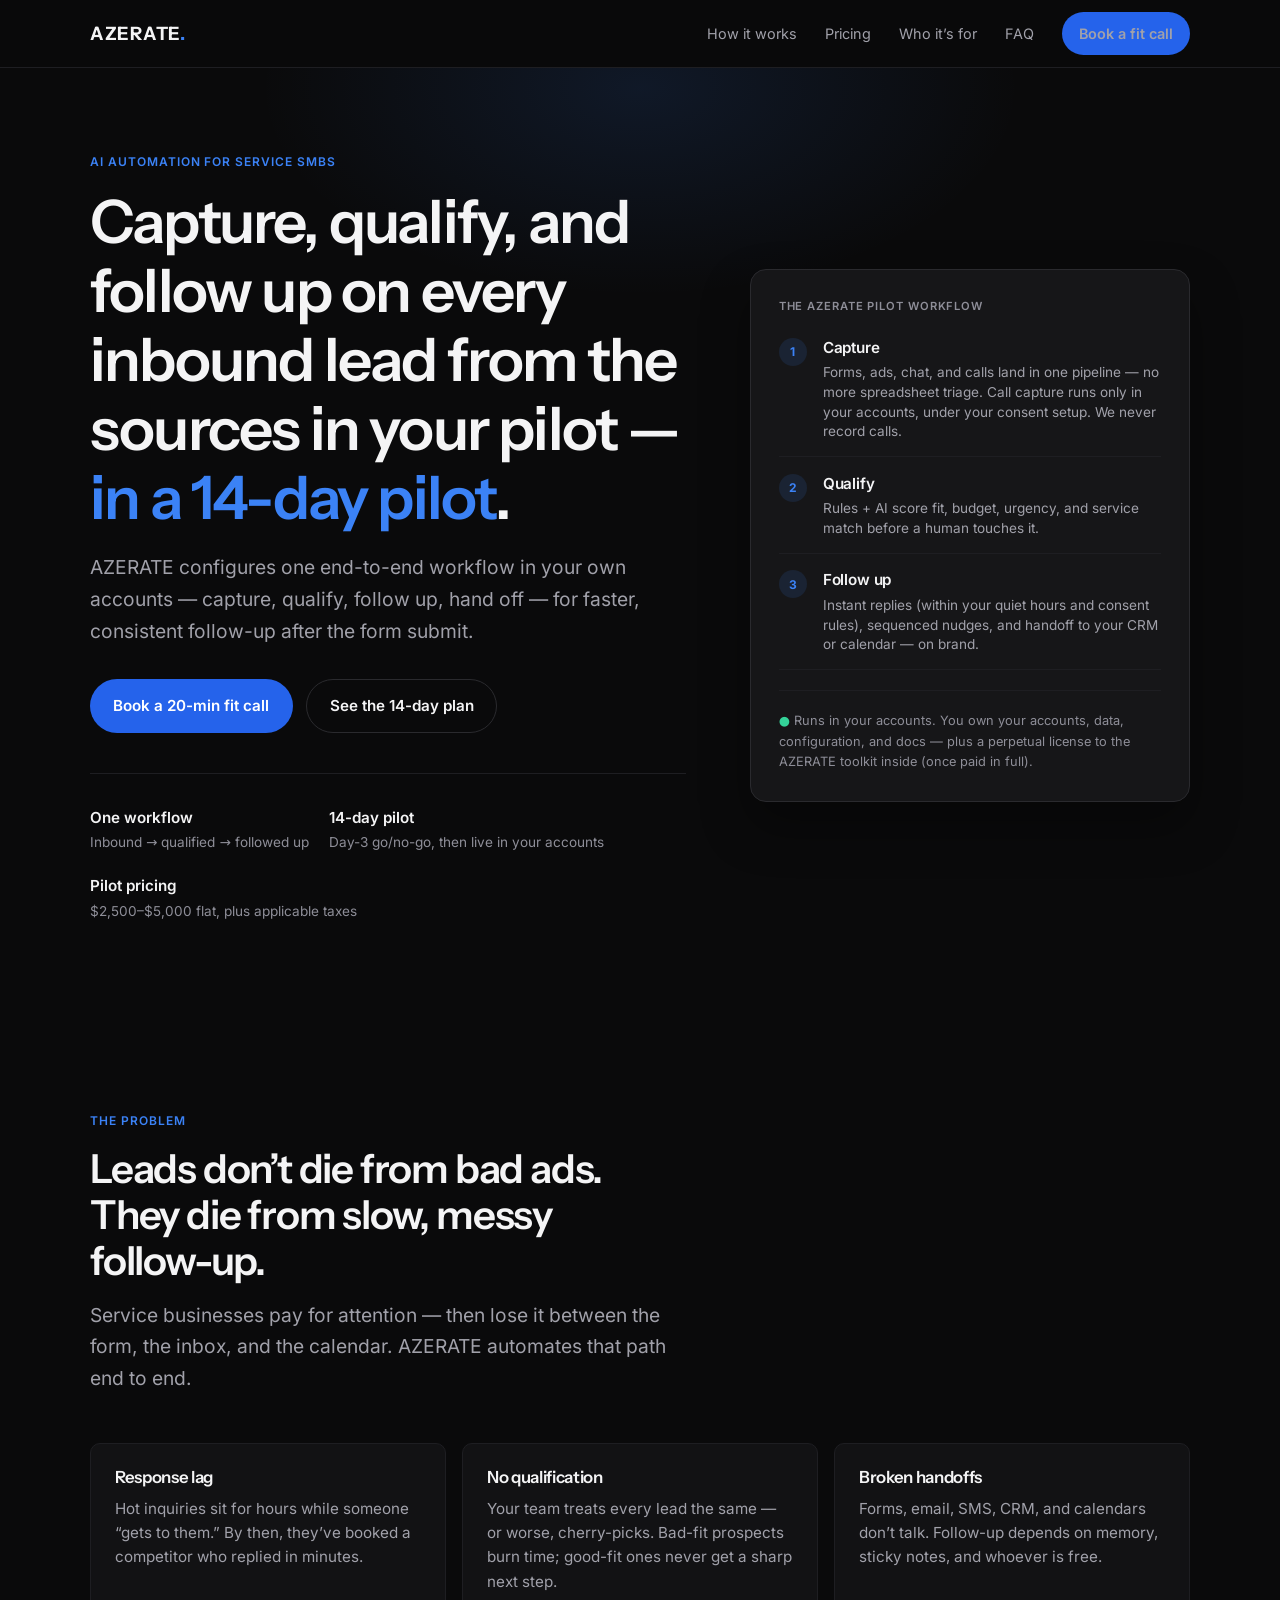
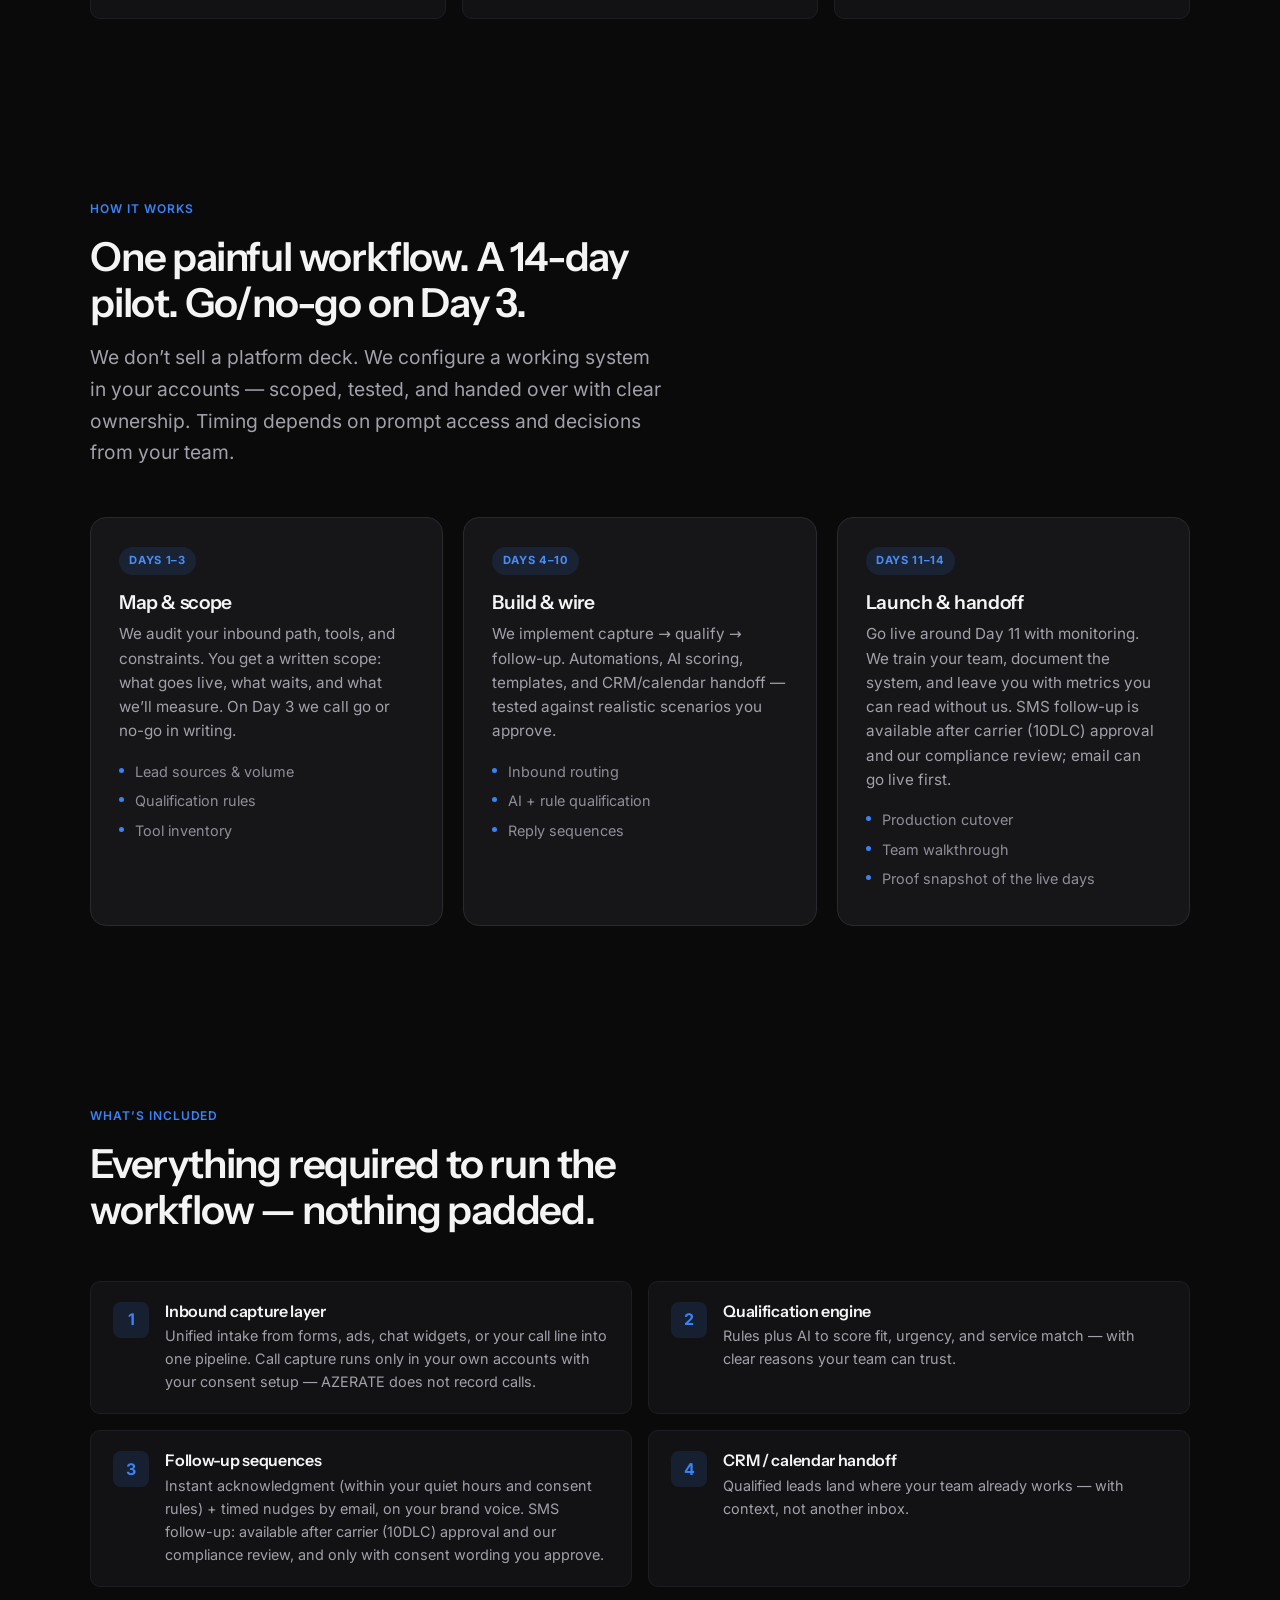
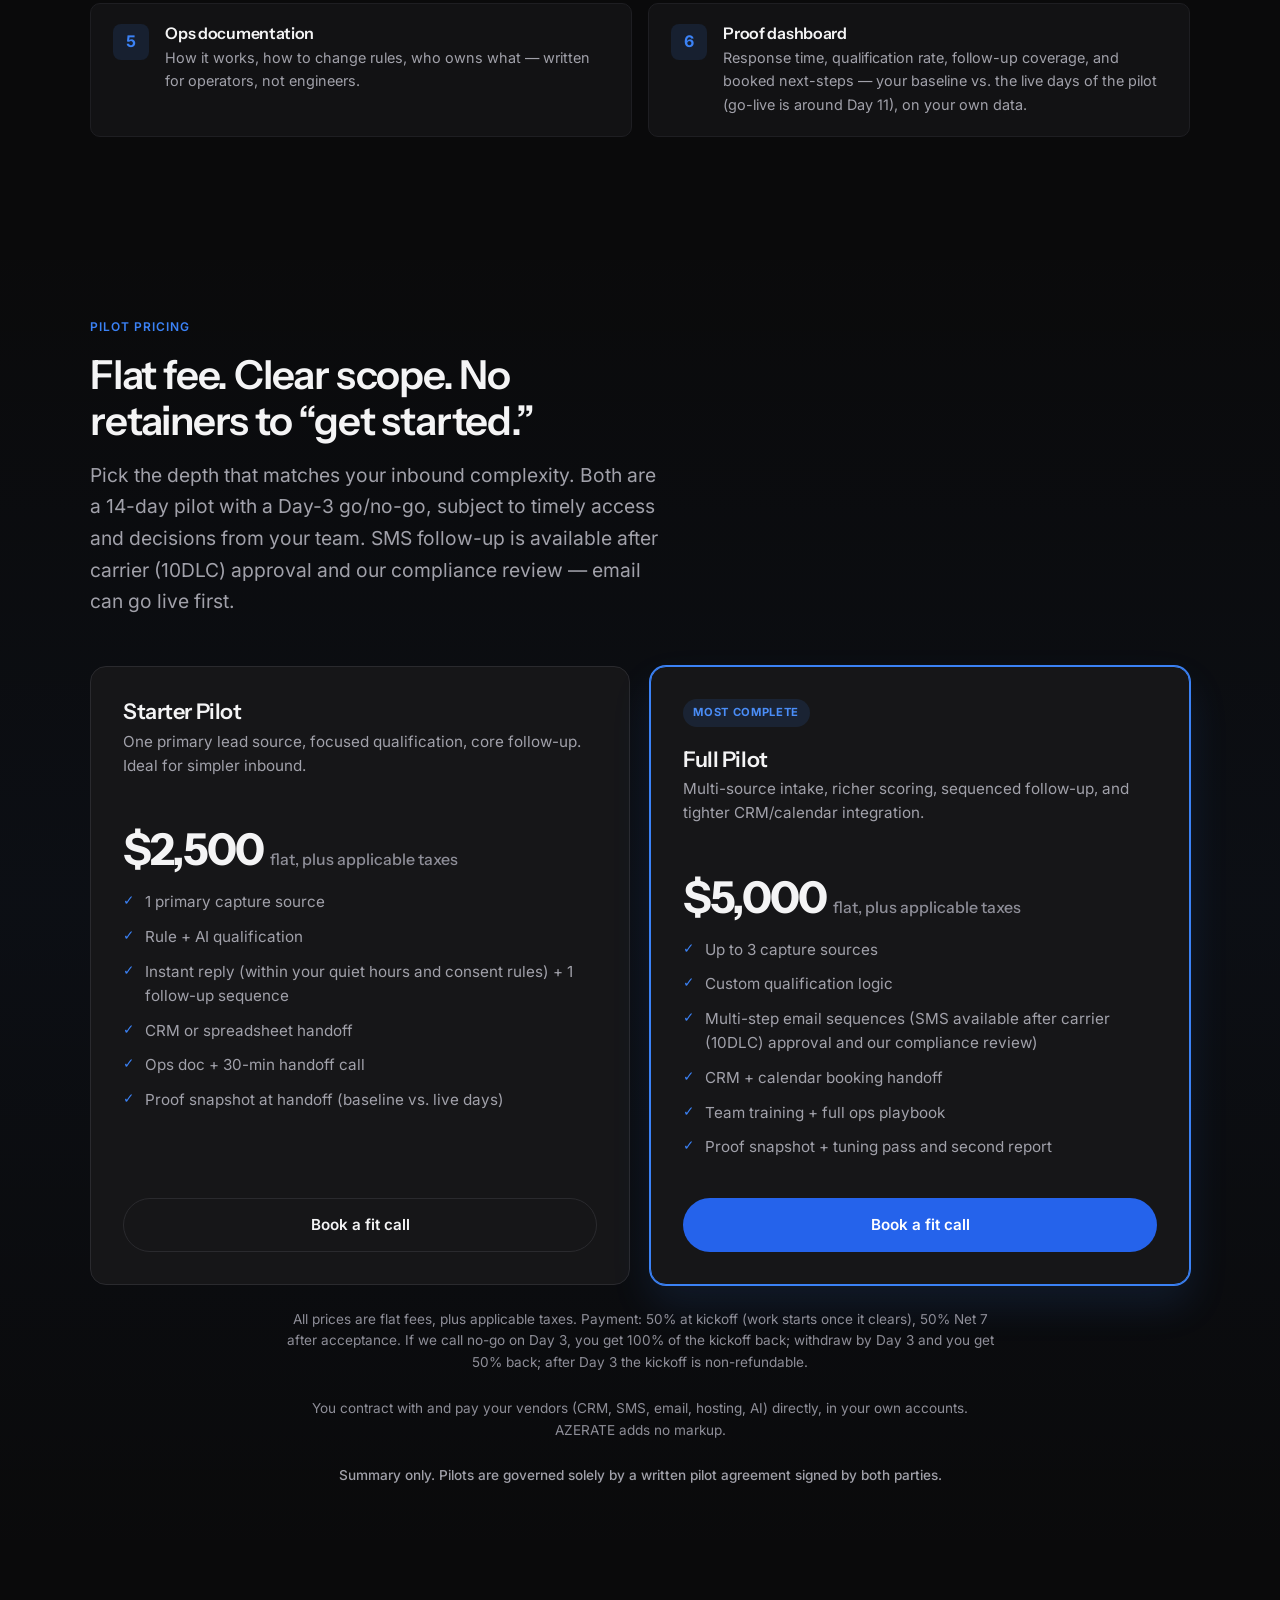
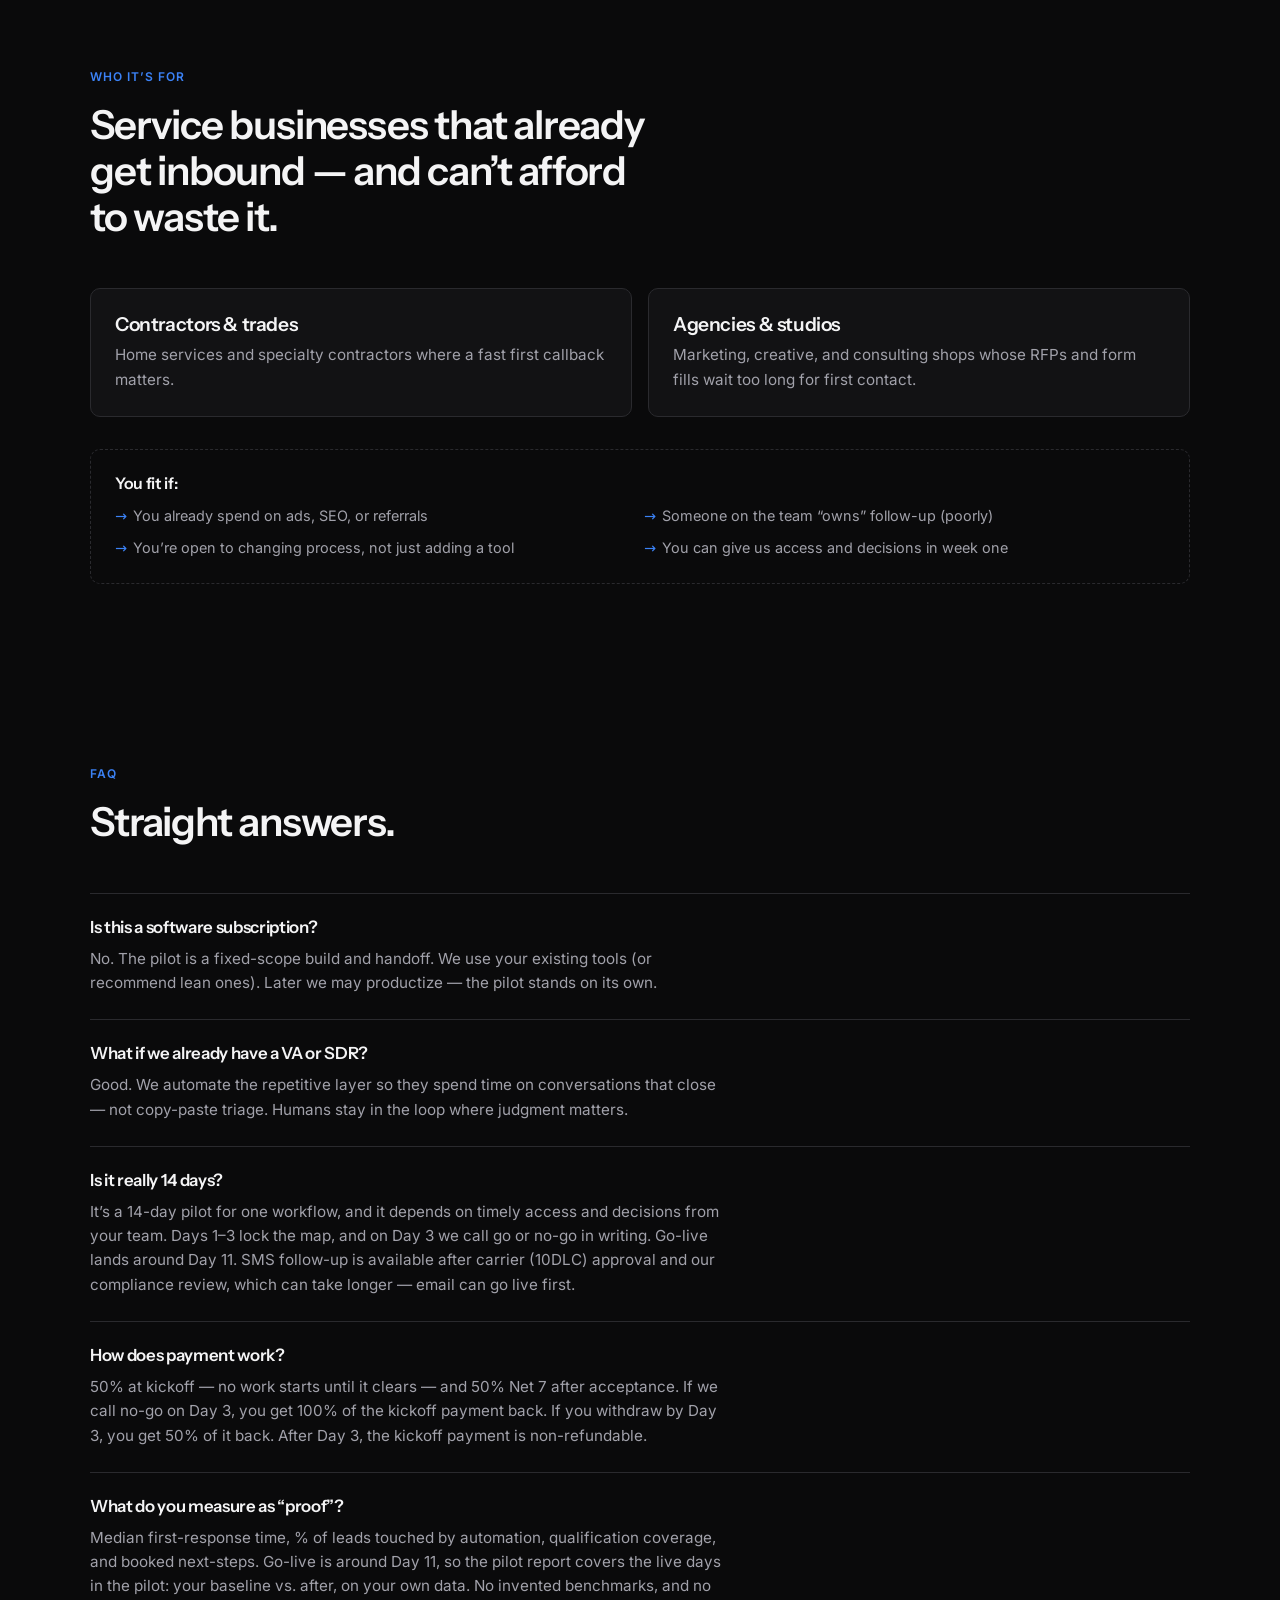
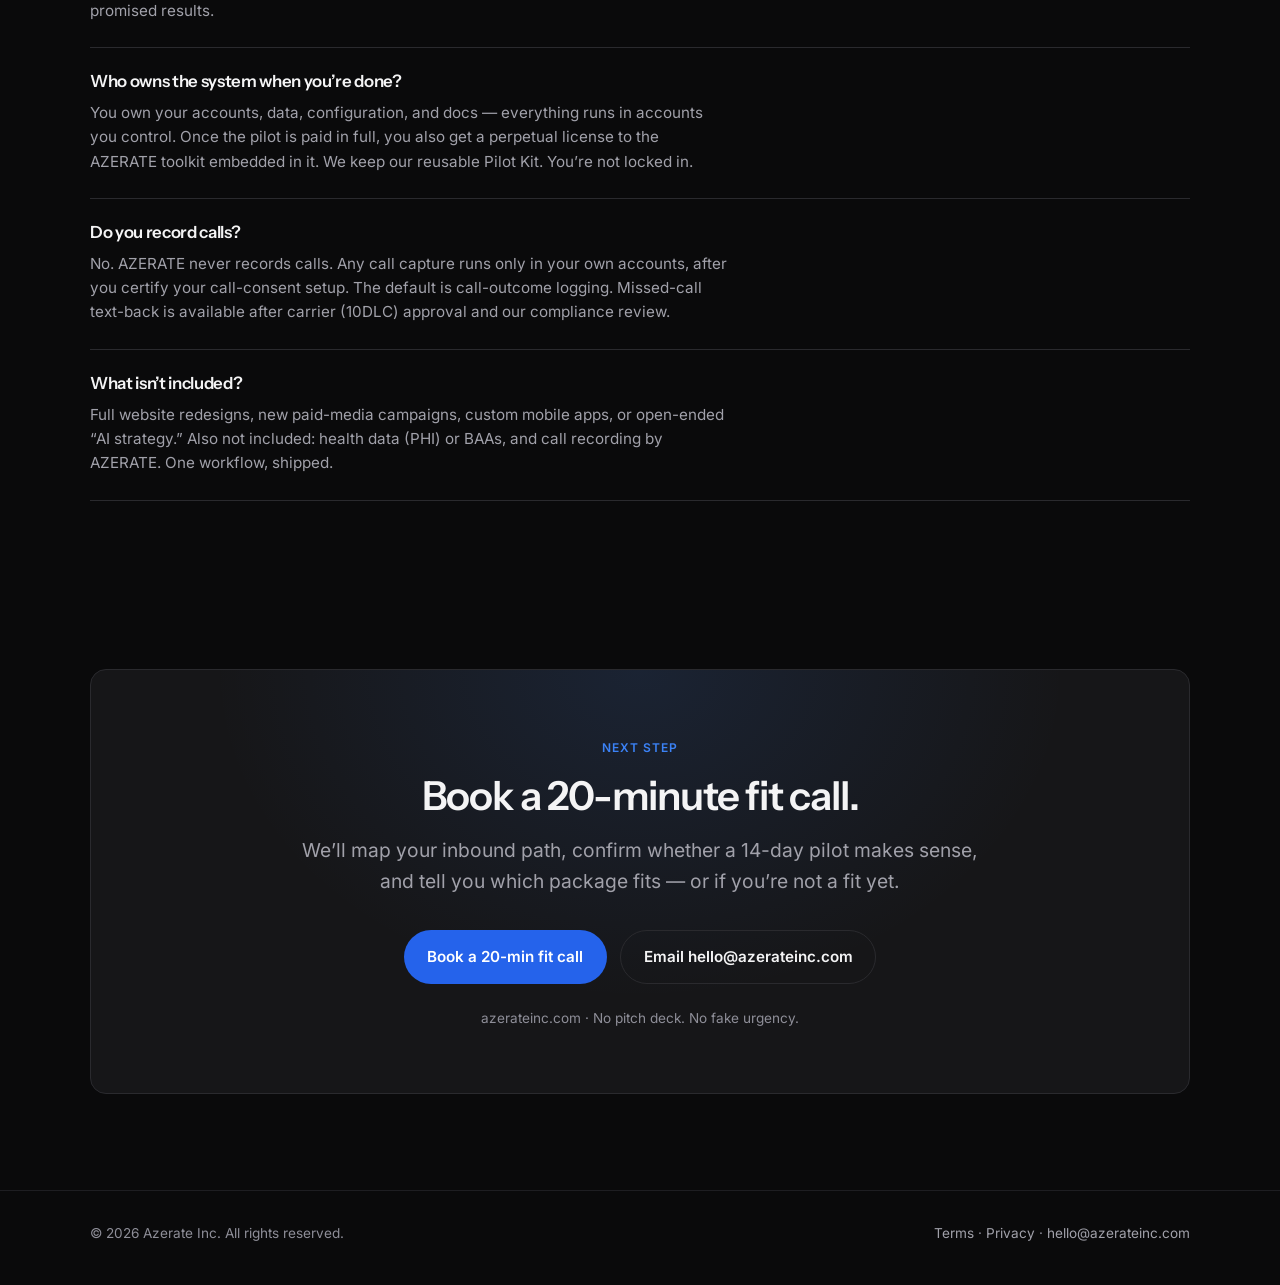
<file: index.html>
<!DOCTYPE html>
<html lang="en">
<head>
  <meta charset="UTF-8" />
  <meta name="viewport" content="width=device-width, initial-scale=1" />
  <title>AZERATE — AI lead automation for service businesses</title>
  <meta name="description" content="AZERATE builds inbound lead capture, qualification, and follow-up automation for service SMBs — a 14-day pilot in your own accounts, with a Day-3 go/no-go." />
  <meta name="theme-color" content="#0a0a0b" />
  <link rel="stylesheet" href="styles.css" />
  <link rel="icon" href="data:image/svg+xml,%3Csvg xmlns='http://www.w3.org/2000/svg' viewBox='0 0 32 32'%3E%3Crect width='32' height='32' rx='8' fill='%230a0a0b'/%3E%3Ctext x='16' y='22' text-anchor='middle' font-family='system-ui,sans-serif' font-weight='700' font-size='16' fill='%233b82f6'%3EA%3C/text%3E%3C/svg%3E" />
</head>
<body>
  <header class="nav">
    <div class="nav-inner">
      <a class="logo" href="#">AZERATE<span>.</span></a>
      <nav class="nav-links" aria-label="Primary">
        <a href="#how">How it works</a>
        <a href="#pricing">Pricing</a>
        <a href="#who">Who it’s for</a>
        <a href="#faq">FAQ</a>
        <a class="btn btn-primary btn-sm nav-cta" href="https://cal.com/kasezga-tembo-dhsr0h/azerate-fit-call">Book a fit call</a>
      </nav>
    </div>
  </header>

  <main>
    <section class="hero">
      <div class="wrap hero-grid">
        <div>
          <p class="eyebrow">AI automation for service SMBs</p>
          <h1>Capture, qualify, and follow up on every inbound lead from the sources in your pilot — <em>in a 14-day pilot</em>.</h1>
          <p class="lede">
            AZERATE configures one end-to-end workflow in your own accounts — capture, qualify, follow up, hand off — for faster, consistent follow-up after the form submit.
          </p>
          <div class="btn-row">
            <a class="btn btn-primary" href="https://cal.com/kasezga-tembo-dhsr0h/azerate-fit-call">Book a 20-min fit call</a>
            <a class="btn btn-ghost" href="#how">See the 14-day plan</a>
          </div>
          <div class="hero-meta">
            <div class="hero-meta-item">
              <strong>One workflow</strong>
              Inbound → qualified → followed up
            </div>
            <div class="hero-meta-item">
              <strong>14-day pilot</strong>
              Day-3 go/no-go, then live in your accounts
            </div>
            <div class="hero-meta-item">
              <strong>Pilot pricing</strong>
              $2,500–$5,000 flat, plus applicable taxes
            </div>
          </div>
        </div>

        <aside class="hero-card" aria-label="What we automate">
          <h2 class="hero-card-label">The AZERATE pilot workflow</h2>
          <div class="flow-step">
            <div class="flow-num">1</div>
            <div>
              <h3 class="flow-title">Capture</h3>
              <p>Forms, ads, chat, and calls land in one pipeline — no more spreadsheet triage. Call capture runs only in your accounts, under your consent setup. We never record calls.</p>
            </div>
          </div>
          <div class="flow-step">
            <div class="flow-num">2</div>
            <div>
              <h3 class="flow-title">Qualify</h3>
              <p>Rules + AI score fit, budget, urgency, and service match before a human touches it.</p>
            </div>
          </div>
          <div class="flow-step">
            <div class="flow-num">3</div>
            <div>
              <h3 class="flow-title">Follow up</h3>
              <p>Instant replies (within your quiet hours and consent rules), sequenced nudges, and handoff to your CRM or calendar — on brand.</p>
            </div>
          </div>
          <p class="hero-card-note"><span>●</span> Runs in your accounts. You own your accounts, data, configuration, and docs — plus a perpetual license to the AZERATE toolkit inside (once paid in full).</p>
        </aside>
      </div>
    </section>

    <section class="section" id="problem">
      <div class="wrap">
        <div class="section-header">
          <p class="eyebrow">The problem</p>
          <h2>Leads don’t die from bad ads. They die from slow, messy follow-up.</h2>
          <p class="lede">Service businesses pay for attention — then lose it between the form, the inbox, and the calendar. AZERATE automates that path end to end.</p>
        </div>
        <div class="problem-grid">
          <article class="problem-card">
            <h3>Response lag</h3>
            <p>Hot inquiries sit for hours while someone “gets to them.” By then, they’ve booked a competitor who replied in minutes.</p>
          </article>
          <article class="problem-card">
            <h3>No qualification</h3>
            <p>Your team treats every lead the same — or worse, cherry-picks. Bad-fit prospects burn time; good-fit ones never get a sharp next step.</p>
          </article>
          <article class="problem-card">
            <h3>Broken handoffs</h3>
            <p>Forms, email, SMS, CRM, and calendars don’t talk. Follow-up depends on memory, sticky notes, and whoever is free.</p>
          </article>
        </div>
      </div>
    </section>

    <section class="section" id="how">
      <div class="wrap">
        <div class="section-header">
          <p class="eyebrow">How it works</p>
          <h2>One painful workflow. A 14-day pilot. Go/no-go on Day 3.</h2>
          <p class="lede">We don’t sell a platform deck. We configure a working system in your accounts — scoped, tested, and handed over with clear ownership. Timing depends on prompt access and decisions from your team.</p>
        </div>
        <div class="steps">
          <article class="step">
            <span class="step-day">Days 1–3</span>
            <h3>Map &amp; scope</h3>
            <p>We audit your inbound path, tools, and constraints. You get a written scope: what goes live, what waits, and what we’ll measure. On Day 3 we call go or no-go in writing.</p>
            <ul>
              <li>Lead sources &amp; volume</li>
              <li>Qualification rules</li>
              <li>Tool inventory</li>
            </ul>
          </article>
          <article class="step">
            <span class="step-day">Days 4–10</span>
            <h3>Build &amp; wire</h3>
            <p>We implement capture → qualify → follow-up. Automations, AI scoring, templates, and CRM/calendar handoff — tested against realistic scenarios you approve.</p>
            <ul>
              <li>Inbound routing</li>
              <li>AI + rule qualification</li>
              <li>Reply sequences</li>
            </ul>
          </article>
          <article class="step">
            <span class="step-day">Days 11–14</span>
            <h3>Launch &amp; handoff</h3>
            <p>Go live around Day 11 with monitoring. We train your team, document the system, and leave you with metrics you can read without us. SMS follow-up is available after carrier (10DLC) approval and our compliance review; email can go live first.</p>
            <ul>
              <li>Production cutover</li>
              <li>Team walkthrough</li>
              <li>Proof snapshot of the live days</li>
            </ul>
          </article>
        </div>
      </div>
    </section>

    <section class="section" id="included">
      <div class="wrap">
        <div class="section-header">
          <p class="eyebrow">What’s included</p>
          <h2>Everything required to run the workflow — nothing padded.</h2>
        </div>
        <div class="included-grid">
          <div class="included-item">
            <div class="included-icon" aria-hidden="true">1</div>
            <div>
              <h3>Inbound capture layer</h3>
              <p>Unified intake from forms, ads, chat widgets, or your call line into one pipeline. Call capture runs only in your own accounts with your consent setup — AZERATE does not record calls.</p>
            </div>
          </div>
          <div class="included-item">
            <div class="included-icon" aria-hidden="true">2</div>
            <div>
              <h3>Qualification engine</h3>
              <p>Rules plus AI to score fit, urgency, and service match — with clear reasons your team can trust.</p>
            </div>
          </div>
          <div class="included-item">
            <div class="included-icon" aria-hidden="true">3</div>
            <div>
              <h3>Follow-up sequences</h3>
              <p>Instant acknowledgment (within your quiet hours and consent rules) + timed nudges by email, on your brand voice. SMS follow-up: available after carrier (10DLC) approval and our compliance review, and only with consent wording you approve.</p>
            </div>
          </div>
          <div class="included-item">
            <div class="included-icon" aria-hidden="true">4</div>
            <div>
              <h3>CRM / calendar handoff</h3>
              <p>Qualified leads land where your team already works — with context, not another inbox.</p>
            </div>
          </div>
          <div class="included-item">
            <div class="included-icon" aria-hidden="true">5</div>
            <div>
              <h3>Ops documentation</h3>
              <p>How it works, how to change rules, who owns what — written for operators, not engineers.</p>
            </div>
          </div>
          <div class="included-item">
            <div class="included-icon" aria-hidden="true">6</div>
            <div>
              <h3>Proof dashboard</h3>
              <p>Response time, qualification rate, follow-up coverage, and booked next-steps — your baseline vs. the live days of the pilot (go-live is around Day 11), on your own data.</p>
            </div>
          </div>
        </div>
      </div>
    </section>

    <section class="section pricing" id="pricing">
      <div class="wrap">
        <div class="section-header">
          <p class="eyebrow">Pilot pricing</p>
          <h2>Flat fee. Clear scope. No retainers to “get started.”</h2>
          <p class="lede">Pick the depth that matches your inbound complexity. Both are a 14-day pilot with a Day-3 go/no-go, subject to timely access and decisions from your team. SMS follow-up is available after carrier (10DLC) approval and our compliance review — email can go live first.</p>
        </div>
        <div class="pricing-grid">
          <article class="price-card">
            <h3>Starter Pilot</h3>
            <p class="price-desc">One primary lead source, focused qualification, core follow-up. Ideal for simpler inbound.</p>
            <p class="price-amount">$2,500 <span>flat, plus applicable taxes</span></p>
            <ul class="price-features">
              <li>1 primary capture source</li>
              <li>Rule + AI qualification</li>
              <li>Instant reply (within your quiet hours and consent rules) + 1 follow-up sequence</li>
              <li>CRM or spreadsheet handoff</li>
              <li>Ops doc + 30-min handoff call</li>
              <li>Proof snapshot at handoff (baseline vs. live days)</li>
            </ul>
            <a class="btn btn-ghost" href="https://cal.com/kasezga-tembo-dhsr0h/azerate-fit-call">Book a fit call</a>
          </article>
          <article class="price-card featured">
            <span class="price-badge">Most complete</span>
            <h3>Full Pilot</h3>
            <p class="price-desc">Multi-source intake, richer scoring, sequenced follow-up, and tighter CRM/calendar integration.</p>
            <p class="price-amount">$5,000 <span>flat, plus applicable taxes</span></p>
            <ul class="price-features">
              <li>Up to 3 capture sources</li>
              <li>Custom qualification logic</li>
              <li>Multi-step email sequences (SMS available after carrier (10DLC) approval and our compliance review)</li>
              <li>CRM + calendar booking handoff</li>
              <li>Team training + full ops playbook</li>
              <li>Proof snapshot + tuning pass and second report</li>
            </ul>
            <a class="btn btn-primary" href="https://cal.com/kasezga-tembo-dhsr0h/azerate-fit-call">Book a fit call</a>
          </article>
        </div>
        <p class="price-note">All prices are flat fees, plus applicable taxes. Payment: 50% at kickoff (work starts once it clears), 50% Net 7 after acceptance. If we call no-go on Day 3, you get 100% of the kickoff back; withdraw by Day 3 and you get 50% back; after Day 3 the kickoff is non-refundable.</p>
        <p class="price-note">You contract with and pay your vendors (CRM, SMS, email, hosting, AI) directly, in your own accounts. AZERATE adds no markup.</p>
        <p class="price-note price-note-strong">Summary only. Pilots are governed solely by a written pilot agreement signed by both parties.</p>
      </div>
    </section>

    <section class="section" id="who">
      <div class="wrap">
        <div class="section-header">
          <p class="eyebrow">Who it’s for</p>
          <h2>Service businesses that already get inbound — and can’t afford to waste it.</h2>
        </div>
        <div class="audience-grid">
          <article class="audience-card">
            <h3>Contractors &amp; trades</h3>
            <p>Home services and specialty contractors where a fast first callback matters.</p>
          </article>
          <article class="audience-card">
            <h3>Agencies &amp; studios</h3>
            <p>Marketing, creative, and consulting shops whose RFPs and form fills wait too long for first contact.</p>
          </article>
        </div>
        <div class="audience-fit">
          <h3>You fit if:</h3>
          <ul>
            <li>You already spend on ads, SEO, or referrals</li>
            <li>Someone on the team “owns” follow-up (poorly)</li>
            <li>You’re open to changing process, not just adding a tool</li>
            <li>You can give us access and decisions in week one</li>
          </ul>
        </div>
      </div>
    </section>

    <section class="section" id="faq">
      <div class="wrap">
        <div class="section-header">
          <p class="eyebrow">FAQ</p>
          <h2>Straight answers.</h2>
        </div>
        <div class="faq-list">
          <article class="faq-item">
            <h3>Is this a software subscription?</h3>
            <p>No. The pilot is a fixed-scope build and handoff. We use your existing tools (or recommend lean ones). Later we may productize — the pilot stands on its own.</p>
          </article>
          <article class="faq-item">
            <h3>What if we already have a VA or SDR?</h3>
            <p>Good. We automate the repetitive layer so they spend time on conversations that close — not copy-paste triage. Humans stay in the loop where judgment matters.</p>
          </article>
          <article class="faq-item">
            <h3>Is it really 14 days?</h3>
            <p>It’s a 14-day pilot for one workflow, and it depends on timely access and decisions from your team. Days 1–3 lock the map, and on Day 3 we call go or no-go in writing. Go-live lands around Day 11. SMS follow-up is available after carrier (10DLC) approval and our compliance review, which can take longer — email can go live first.</p>
          </article>
          <article class="faq-item">
            <h3>How does payment work?</h3>
            <p>50% at kickoff — no work starts until it clears — and 50% Net 7 after acceptance. If we call no-go on Day 3, you get 100% of the kickoff payment back. If you withdraw by Day 3, you get 50% of it back. After Day 3, the kickoff payment is non-refundable.</p>
          </article>
          <article class="faq-item">
            <h3>What do you measure as “proof”?</h3>
            <p>Median first-response time, % of leads touched by automation, qualification coverage, and booked next-steps. Go-live is around Day 11, so the pilot report covers the live days in the pilot: your baseline vs. after, on your own data. No invented benchmarks, and no promised results.</p>
          </article>
          <article class="faq-item">
            <h3>Who owns the system when you’re done?</h3>
            <p>You own your accounts, data, configuration, and docs — everything runs in accounts you control. Once the pilot is paid in full, you also get a perpetual license to the AZERATE toolkit embedded in it. We keep our reusable Pilot Kit. You’re not locked in.</p>
          </article>
          <article class="faq-item">
            <h3>Do you record calls?</h3>
            <p>No. AZERATE never records calls. Any call capture runs only in your own accounts, after you certify your call-consent setup. The default is call-outcome logging. Missed-call text-back is available after carrier (10DLC) approval and our compliance review.</p>
          </article>
          <article class="faq-item">
            <h3>What isn’t included?</h3>
            <p>Full website redesigns, new paid-media campaigns, custom mobile apps, or open-ended “AI strategy.” Also not included: health data (PHI) or BAAs, and call recording by AZERATE. One workflow, shipped.</p>
          </article>
        </div>
      </div>
    </section>

    <section class="final-cta">
      <div class="wrap">
        <div class="final-cta-box">
          <p class="eyebrow">Next step</p>
          <h2>Book a 20-minute fit call.</h2>
          <p class="lede">We’ll map your inbound path, confirm whether a 14-day pilot makes sense, and tell you which package fits — or if you’re not a fit yet.</p>
          <div class="btn-row">
            <a class="btn btn-primary" href="https://cal.com/kasezga-tembo-dhsr0h/azerate-fit-call">Book a 20-min fit call</a>
            <a class="btn btn-ghost" href="mailto:hello@azerateinc.com?subject=Quick%20question%20about%20AZERATE">Email hello@azerateinc.com</a>
          </div>
          <p class="final-note">azerateinc.com · No pitch deck. No fake urgency.</p>
        </div>
      </div>
    </section>
  </main>

  <footer class="footer">
    <div class="wrap footer-inner">
      <p>© 2026 Azerate Inc. All rights reserved.</p>
      <p><a href="terms/">Terms</a> · <a href="privacy/">Privacy</a> · <a href="mailto:hello@azerateinc.com">hello@azerateinc.com</a></p>
    </div>
  </footer>
</body>
</html>
</file>
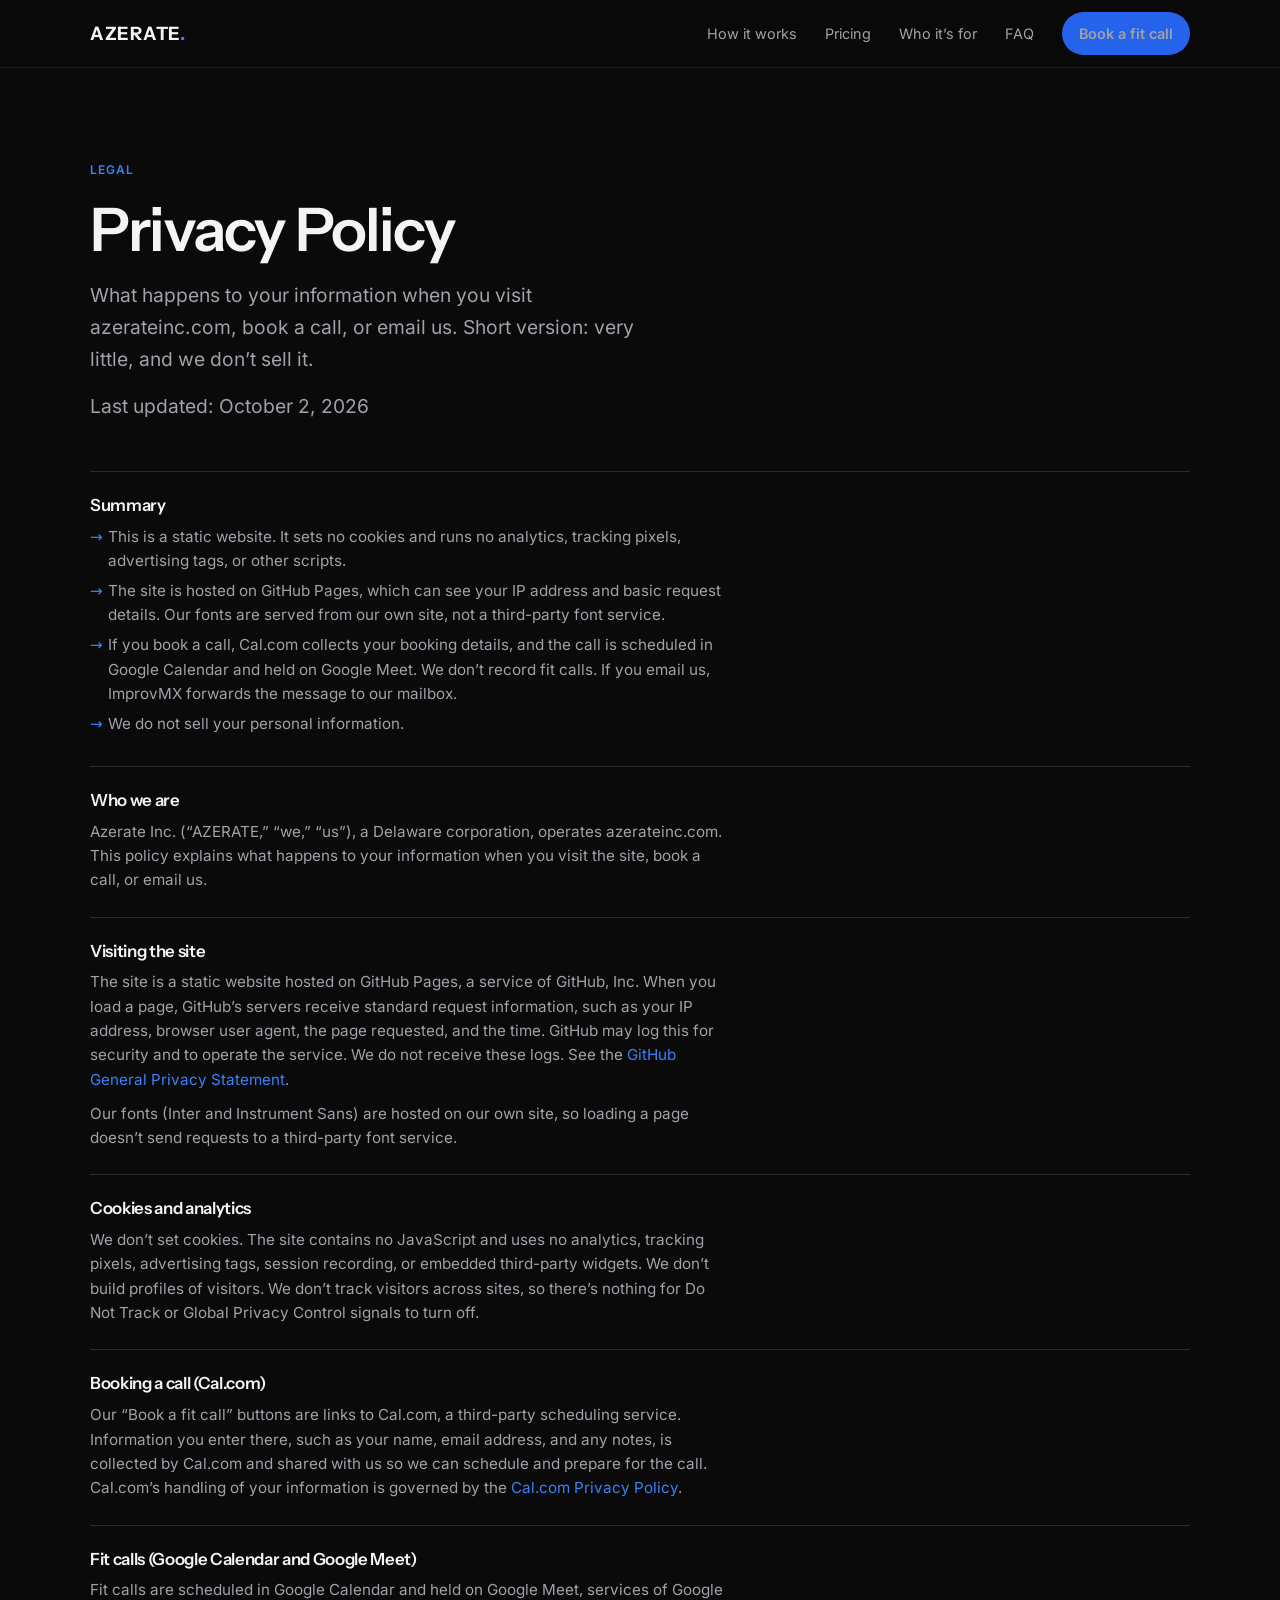
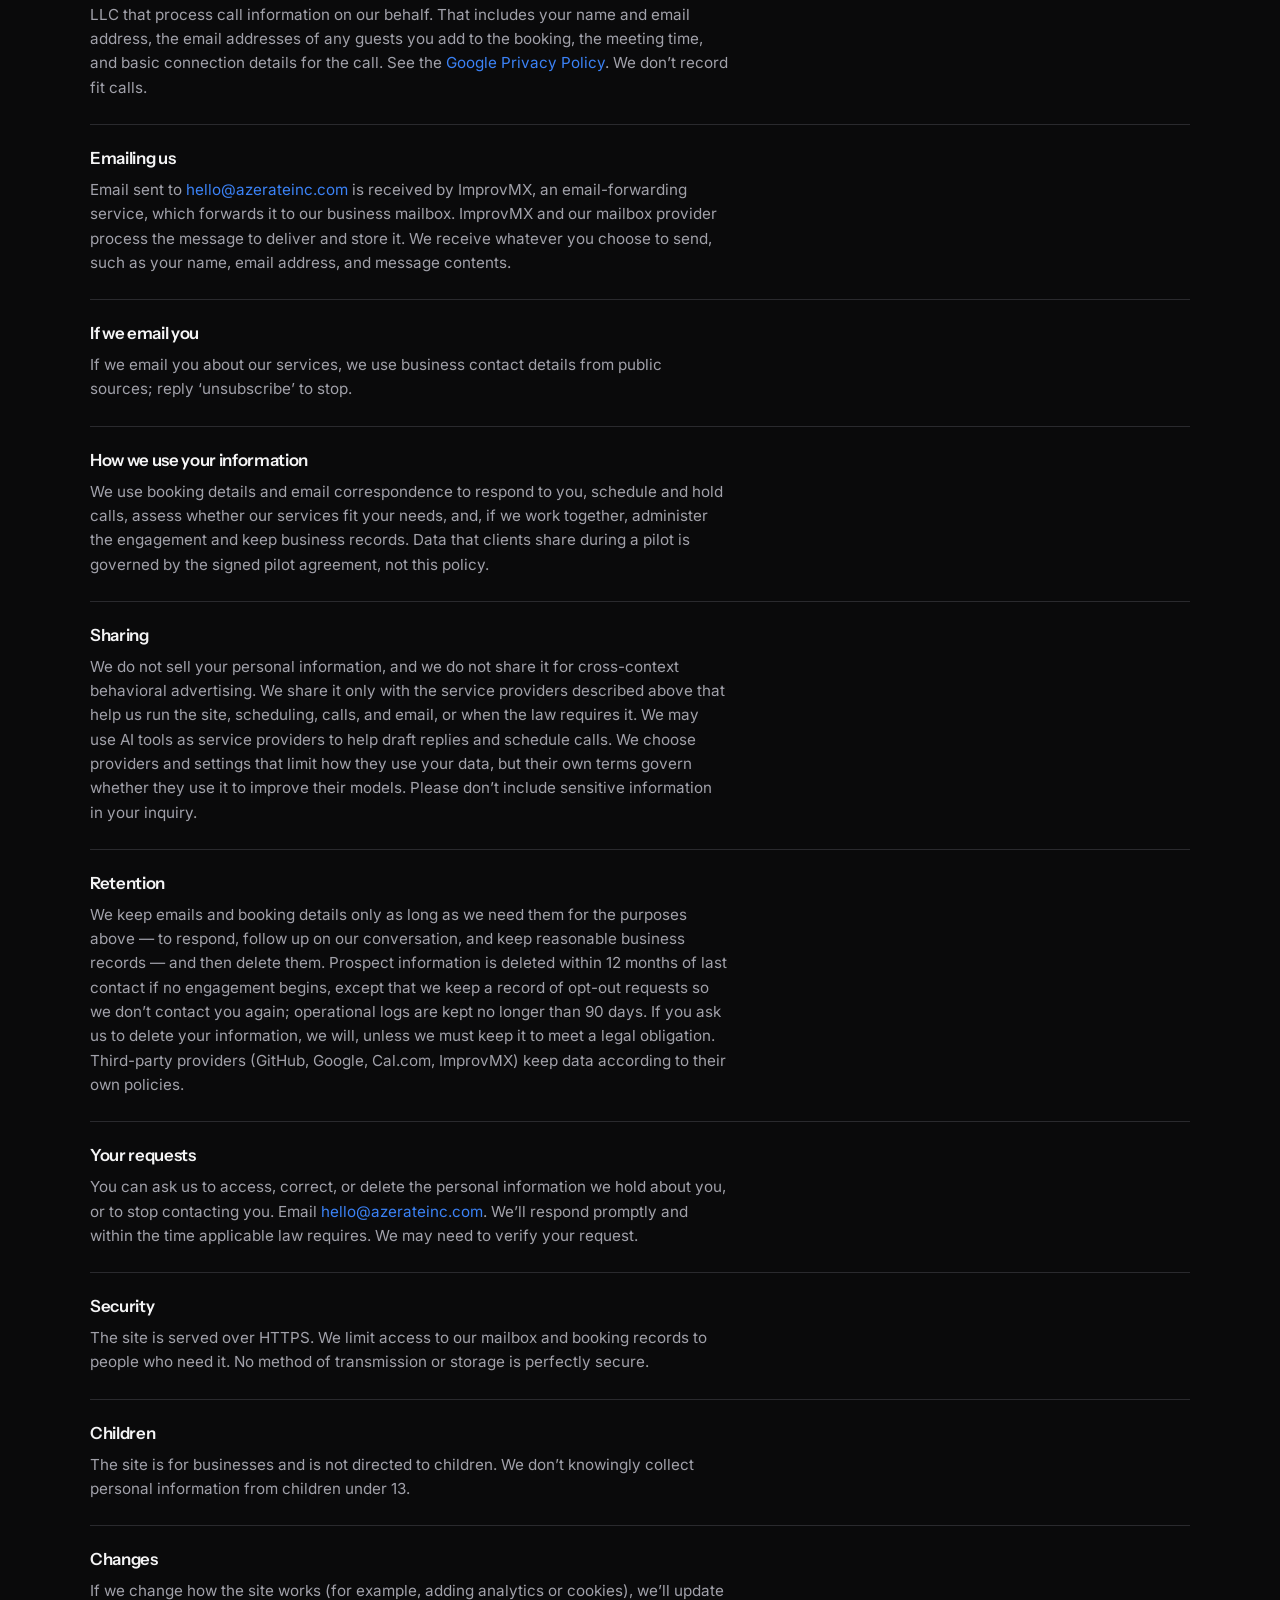
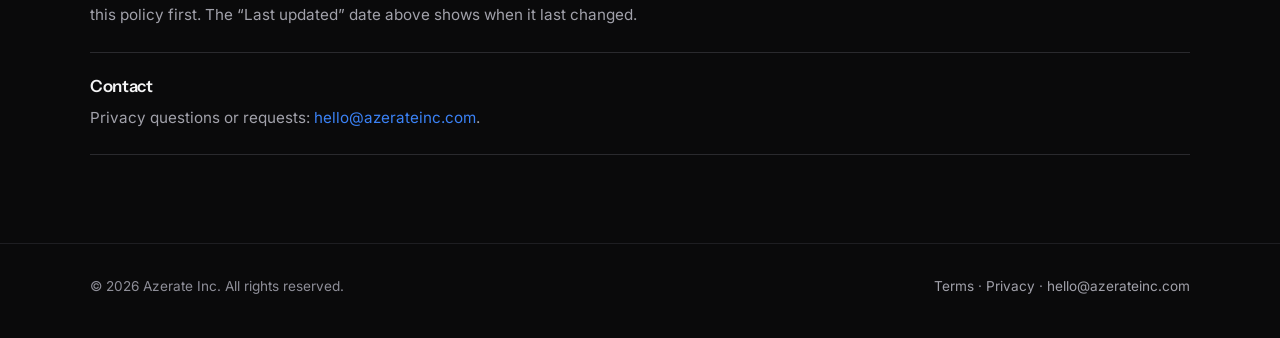
<file: privacy/index.html>
<!DOCTYPE html>
<html lang="en">
<head>
  <meta charset="UTF-8" />
  <meta name="viewport" content="width=device-width, initial-scale=1" />
  <title>Privacy Policy — AZERATE</title>
  <meta name="description" content="Privacy Policy for azerateinc.com: what the site collects (very little) and how booking and email work." />
  <meta name="theme-color" content="#0a0a0b" />
  <link rel="stylesheet" href="../styles.css" />
  <link rel="icon" href="data:image/svg+xml,%3Csvg xmlns='http://www.w3.org/2000/svg' viewBox='0 0 32 32'%3E%3Crect width='32' height='32' rx='8' fill='%230a0a0b'/%3E%3Ctext x='16' y='22' text-anchor='middle' font-family='system-ui,sans-serif' font-weight='700' font-size='16' fill='%233b82f6'%3EA%3C/text%3E%3C/svg%3E" />
</head>
<body>
  <header class="nav">
    <div class="nav-inner">
      <a class="logo" href="../">AZERATE<span>.</span></a>
      <nav class="nav-links" aria-label="Primary">
        <a href="../#how">How it works</a>
        <a href="../#pricing">Pricing</a>
        <a href="../#who">Who it’s for</a>
        <a href="../#faq">FAQ</a>
        <a class="btn btn-primary btn-sm nav-cta" href="https://cal.com/kasezga-tembo-dhsr0h/azerate-fit-call">Book a fit call</a>
      </nav>
    </div>
  </header>

  <main class="legal">
    <section class="section">
      <div class="wrap">
        <div class="section-header">
          <p class="eyebrow">Legal</p>
          <h1>Privacy Policy</h1>
          <p class="lede">What happens to your information when you visit azerateinc.com, book a call, or email us. Short version: very little, and we don’t sell it.</p>
          <p class="lede">Last updated: October 2, 2026</p>
        </div>
        <div class="faq-list">
          <article class="faq-item">
            <h2>Summary</h2>
            <ul>
              <li>This is a static website. It sets no cookies and runs no analytics, tracking pixels, advertising tags, or other scripts.</li>
              <li>The site is hosted on GitHub Pages, which can see your IP address and basic request details. Our fonts are served from our own site, not a third-party font service.</li>
              <li>If you book a call, Cal.com collects your booking details, and the call is scheduled in Google Calendar and held on Google Meet. We don’t record fit calls. If you email us, ImprovMX forwards the message to our mailbox.</li>
              <li>We do not sell your personal information.</li>
            </ul>
          </article>
          <article class="faq-item">
            <h2>Who we are</h2>
            <p>Azerate Inc. (“AZERATE,” “we,” “us”), a Delaware corporation, operates azerateinc.com. This policy explains what happens to your information when you visit the site, book a call, or email us.</p>
          </article>
          <article class="faq-item">
            <h2>Visiting the site</h2>
            <p>The site is a static website hosted on GitHub Pages, a service of GitHub, Inc. When you load a page, GitHub’s servers receive standard request information, such as your IP address, browser user agent, the page requested, and the time. GitHub may log this for security and to operate the service. We do not receive these logs. See the <a href="https://docs.github.com/en/site-policy/privacy-policies/github-general-privacy-statement">GitHub General Privacy Statement</a>.</p>
            <p>Our fonts (Inter and Instrument Sans) are hosted on our own site, so loading a page doesn’t send requests to a third-party font service.</p>
          </article>
          <article class="faq-item">
            <h2>Cookies and analytics</h2>
            <p>We don’t set cookies. The site contains no JavaScript and uses no analytics, tracking pixels, advertising tags, session recording, or embedded third-party widgets. We don’t build profiles of visitors. We don’t track visitors across sites, so there’s nothing for Do Not Track or Global Privacy Control signals to turn off.</p>
          </article>
          <article class="faq-item">
            <h2>Booking a call (Cal.com)</h2>
            <p>Our “Book a fit call” buttons are links to Cal.com, a third-party scheduling service. Information you enter there, such as your name, email address, and any notes, is collected by Cal.com and shared with us so we can schedule and prepare for the call. Cal.com’s handling of your information is governed by the <a href="https://cal.com/privacy">Cal.com Privacy Policy</a>.</p>
          </article>
          <article class="faq-item">
            <h2>Fit calls (Google Calendar and Google Meet)</h2>
            <p>Fit calls are scheduled in Google Calendar and held on Google Meet, services of Google LLC that process call information on our behalf. That includes your name and email address, the email addresses of any guests you add to the booking, the meeting time, and basic connection details for the call. See the <a href="https://policies.google.com/privacy">Google Privacy Policy</a>. We don’t record fit calls.</p>
          </article>
          <article class="faq-item">
            <h2>Emailing us</h2>
            <p>Email sent to <a href="mailto:hello@azerateinc.com">hello@azerateinc.com</a> is received by ImprovMX, an email-forwarding service, which forwards it to our business mailbox. ImprovMX and our mailbox provider process the message to deliver and store it. We receive whatever you choose to send, such as your name, email address, and message contents.</p>
          </article>
          <article class="faq-item">
            <h2>If we email you</h2>
            <p>If we email you about our services, we use business contact details from public sources; reply ‘unsubscribe’ to stop.</p>
          </article>
          <article class="faq-item">
            <h2>How we use your information</h2>
            <p>We use booking details and email correspondence to respond to you, schedule and hold calls, assess whether our services fit your needs, and, if we work together, administer the engagement and keep business records. Data that clients share during a pilot is governed by the signed pilot agreement, not this policy.</p>
          </article>
          <article class="faq-item">
            <h2>Sharing</h2>
            <p>We do not sell your personal information, and we do not share it for cross-context behavioral advertising. We share it only with the service providers described above that help us run the site, scheduling, calls, and email, or when the law requires it. We may use AI tools as service providers to help draft replies and schedule calls. We choose providers and settings that limit how they use your data, but their own terms govern whether they use it to improve their models. Please don’t include sensitive information in your inquiry.</p>
          </article>
          <article class="faq-item">
            <h2>Retention</h2>
            <p>We keep emails and booking details only as long as we need them for the purposes above — to respond, follow up on our conversation, and keep reasonable business records — and then delete them. Prospect information is deleted within 12 months of last contact if no engagement begins, except that we keep a record of opt-out requests so we don’t contact you again; operational logs are kept no longer than 90 days. If you ask us to delete your information, we will, unless we must keep it to meet a legal obligation. Third-party providers (GitHub, Google, Cal.com, ImprovMX) keep data according to their own policies.</p>
          </article>
          <article class="faq-item">
            <h2>Your requests</h2>
            <p>You can ask us to access, correct, or delete the personal information we hold about you, or to stop contacting you. Email <a href="mailto:hello@azerateinc.com">hello@azerateinc.com</a>. We’ll respond promptly and within the time applicable law requires. We may need to verify your request.</p>
          </article>
          <article class="faq-item">
            <h2>Security</h2>
            <p>The site is served over HTTPS. We limit access to our mailbox and booking records to people who need it. No method of transmission or storage is perfectly secure.</p>
          </article>
          <article class="faq-item">
            <h2>Children</h2>
            <p>The site is for businesses and is not directed to children. We don’t knowingly collect personal information from children under 13.</p>
          </article>
          <article class="faq-item">
            <h2>Changes</h2>
            <p>If we change how the site works (for example, adding analytics or cookies), we’ll update this policy first. The “Last updated” date above shows when it last changed.</p>
          </article>
          <article class="faq-item">
            <h2>Contact</h2>
            <p>Privacy questions or requests: <a href="mailto:hello@azerateinc.com">hello@azerateinc.com</a>.</p>
          </article>
        </div>
      </div>
    </section>
  </main>

  <footer class="footer">
    <div class="wrap footer-inner">
      <p>© 2026 Azerate Inc. All rights reserved.</p>
      <p><a href="../terms/">Terms</a> · <a href="../privacy/">Privacy</a> · <a href="mailto:hello@azerateinc.com">hello@azerateinc.com</a></p>
    </div>
  </footer>
</body>
</html>
</file>
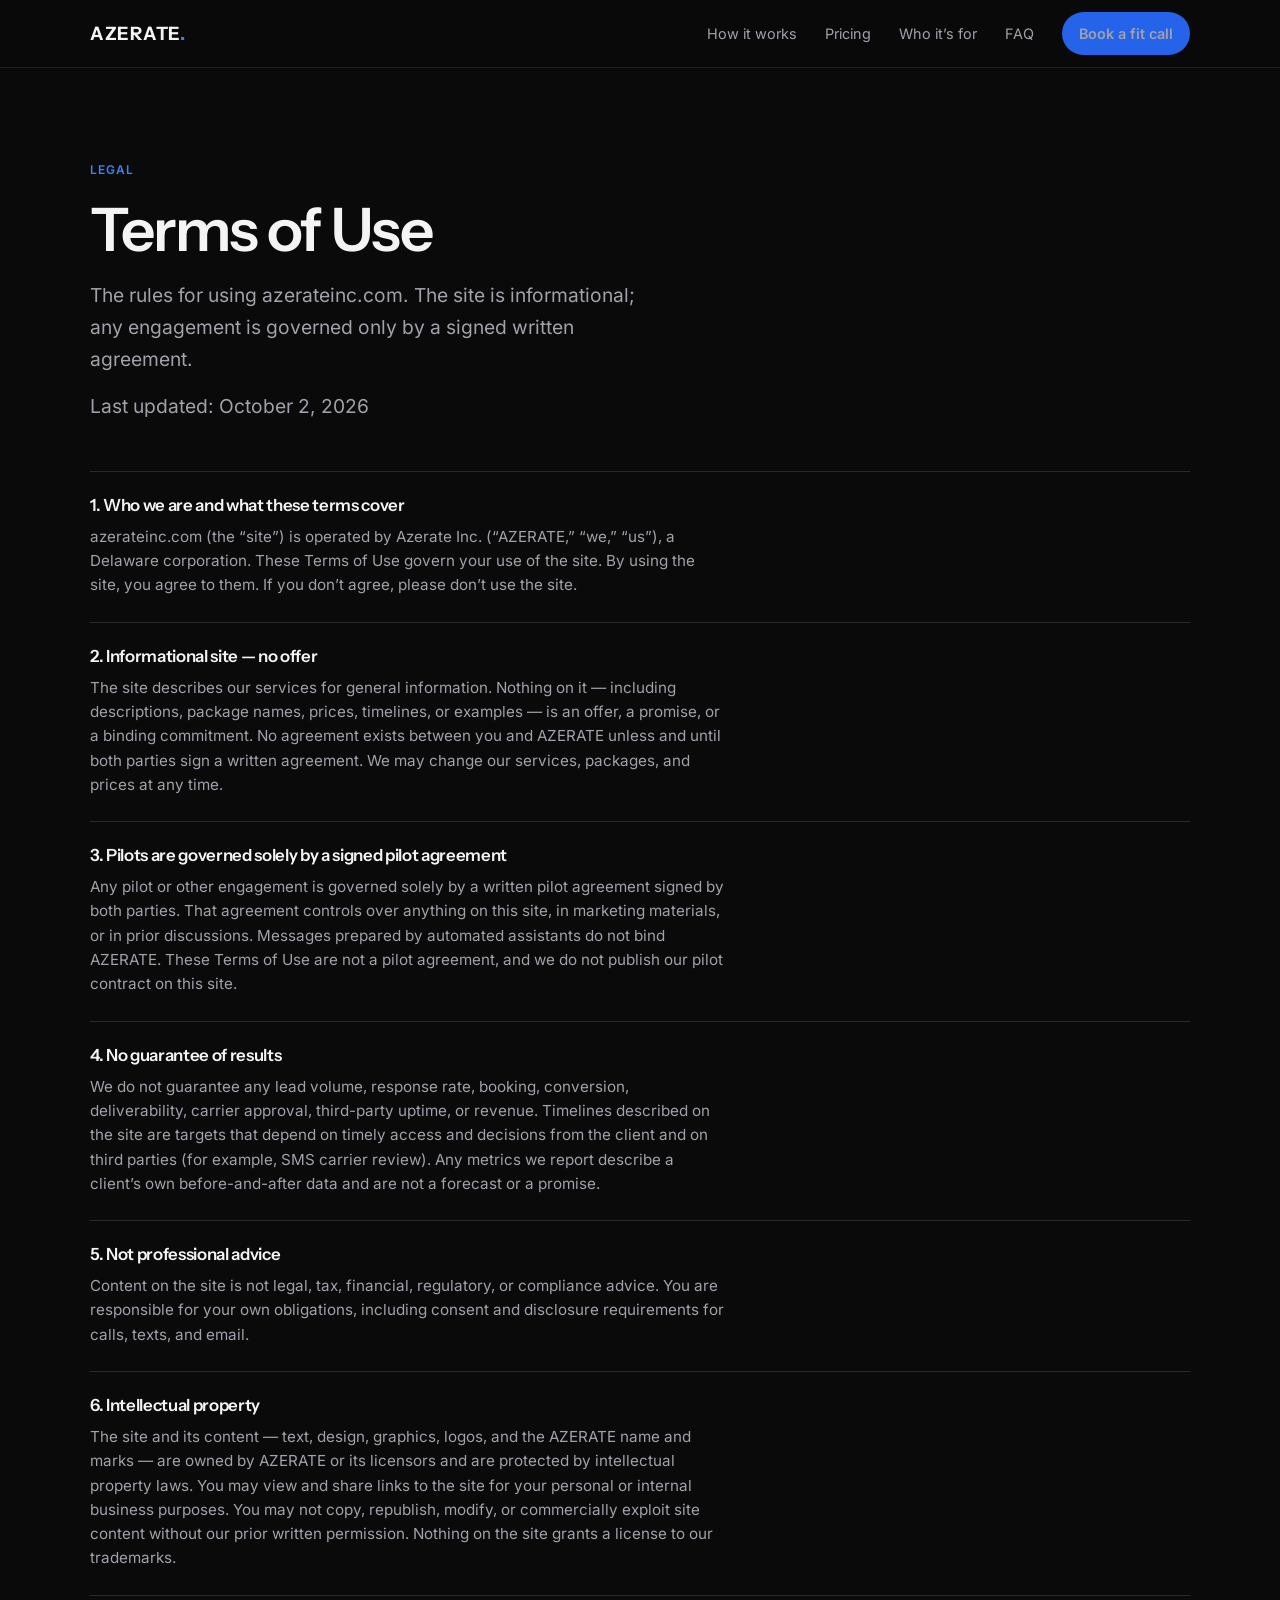
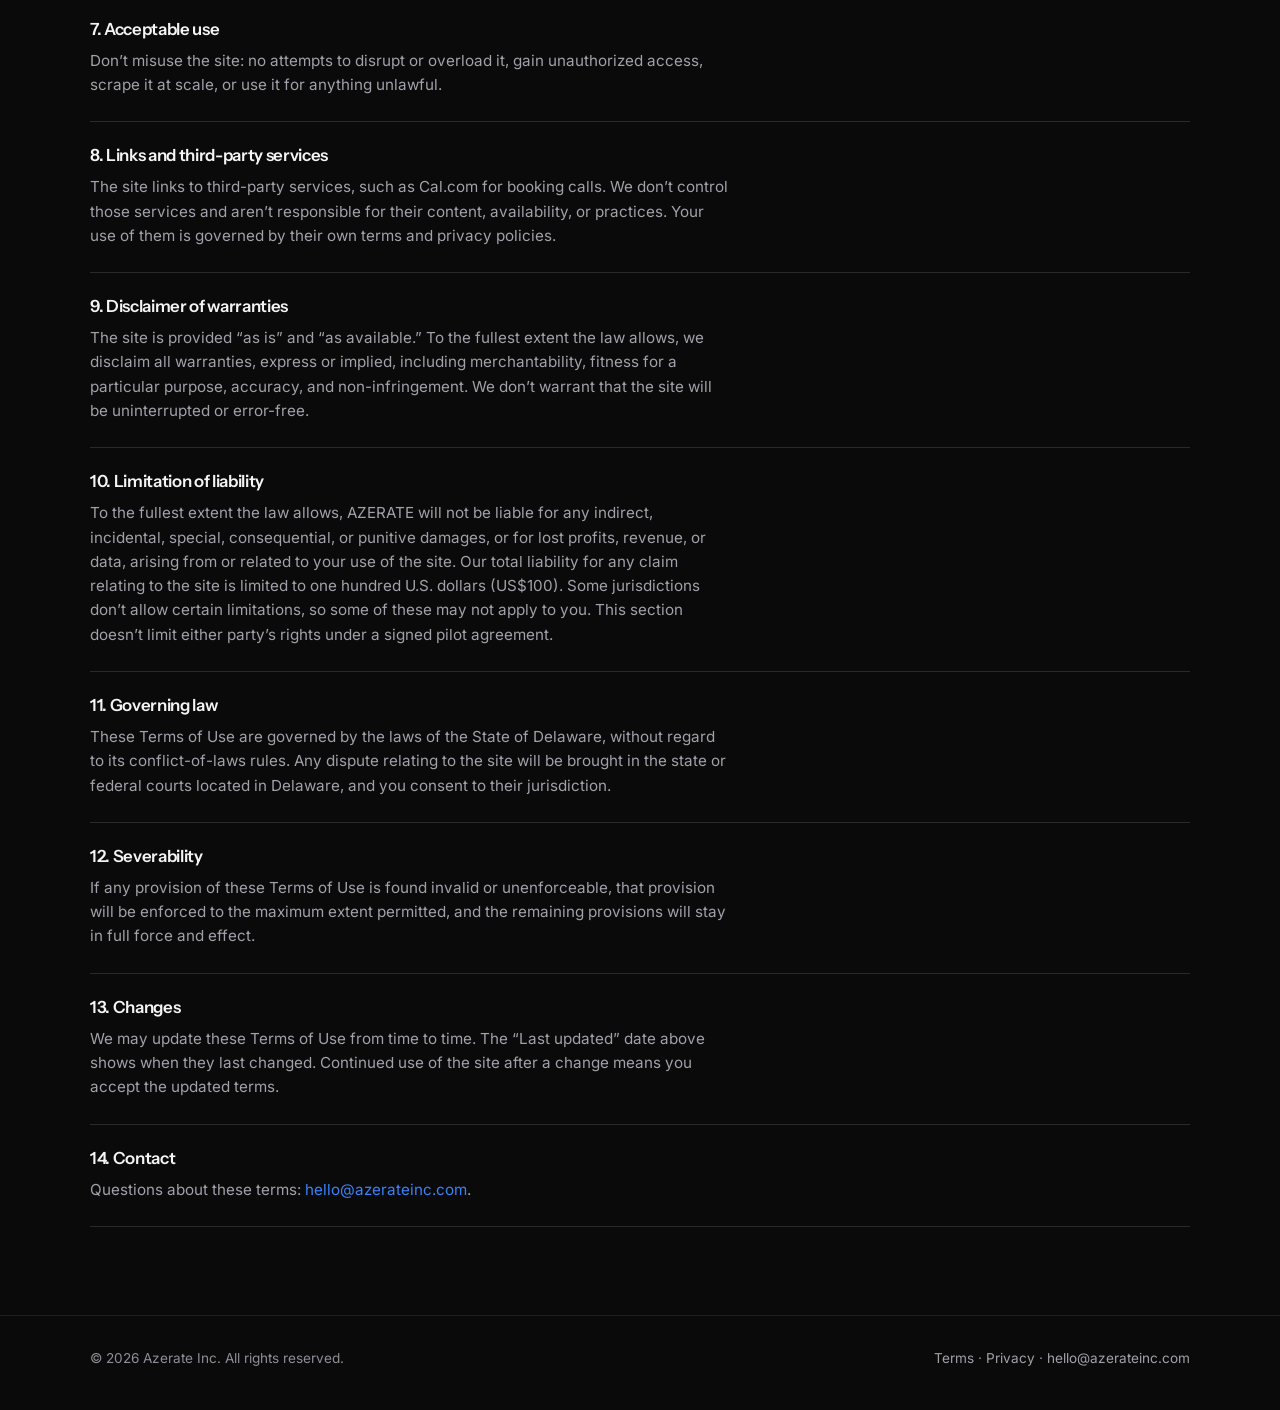
<file: terms/index.html>
<!DOCTYPE html>
<html lang="en">
<head>
  <meta charset="UTF-8" />
  <meta name="viewport" content="width=device-width, initial-scale=1" />
  <title>Terms of Use — AZERATE</title>
  <meta name="description" content="Terms of Use for azerateinc.com, operated by Azerate Inc." />
  <meta name="theme-color" content="#0a0a0b" />
  <link rel="stylesheet" href="../styles.css" />
  <link rel="icon" href="data:image/svg+xml,%3Csvg xmlns='http://www.w3.org/2000/svg' viewBox='0 0 32 32'%3E%3Crect width='32' height='32' rx='8' fill='%230a0a0b'/%3E%3Ctext x='16' y='22' text-anchor='middle' font-family='system-ui,sans-serif' font-weight='700' font-size='16' fill='%233b82f6'%3EA%3C/text%3E%3C/svg%3E" />
</head>
<body>
  <header class="nav">
    <div class="nav-inner">
      <a class="logo" href="../">AZERATE<span>.</span></a>
      <nav class="nav-links" aria-label="Primary">
        <a href="../#how">How it works</a>
        <a href="../#pricing">Pricing</a>
        <a href="../#who">Who it’s for</a>
        <a href="../#faq">FAQ</a>
        <a class="btn btn-primary btn-sm nav-cta" href="https://cal.com/kasezga-tembo-dhsr0h/azerate-fit-call">Book a fit call</a>
      </nav>
    </div>
  </header>

  <main class="legal">
    <section class="section">
      <div class="wrap">
        <div class="section-header">
          <p class="eyebrow">Legal</p>
          <h1>Terms of Use</h1>
          <p class="lede">The rules for using azerateinc.com. The site is informational; any engagement is governed only by a signed written agreement.</p>
          <p class="lede">Last updated: October 2, 2026</p>
        </div>
        <div class="faq-list">
          <article class="faq-item">
            <h2>1. Who we are and what these terms cover</h2>
            <p>azerateinc.com (the “site”) is operated by Azerate Inc. (“AZERATE,” “we,” “us”), a Delaware corporation. These Terms of Use govern your use of the site. By using the site, you agree to them. If you don’t agree, please don’t use the site.</p>
          </article>
          <article class="faq-item">
            <h2>2. Informational site — no offer</h2>
            <p>The site describes our services for general information. Nothing on it — including descriptions, package names, prices, timelines, or examples — is an offer, a promise, or a binding commitment. No agreement exists between you and AZERATE unless and until both parties sign a written agreement. We may change our services, packages, and prices at any time.</p>
          </article>
          <article class="faq-item">
            <h2>3. Pilots are governed solely by a signed pilot agreement</h2>
            <p>Any pilot or other engagement is governed solely by a written pilot agreement signed by both parties. That agreement controls over anything on this site, in marketing materials, or in prior discussions. Messages prepared by automated assistants do not bind AZERATE. These Terms of Use are not a pilot agreement, and we do not publish our pilot contract on this site.</p>
          </article>
          <article class="faq-item">
            <h2>4. No guarantee of results</h2>
            <p>We do not guarantee any lead volume, response rate, booking, conversion, deliverability, carrier approval, third-party uptime, or revenue. Timelines described on the site are targets that depend on timely access and decisions from the client and on third parties (for example, SMS carrier review). Any metrics we report describe a client’s own before-and-after data and are not a forecast or a promise.</p>
          </article>
          <article class="faq-item">
            <h2>5. Not professional advice</h2>
            <p>Content on the site is not legal, tax, financial, regulatory, or compliance advice. You are responsible for your own obligations, including consent and disclosure requirements for calls, texts, and email.</p>
          </article>
          <article class="faq-item">
            <h2>6. Intellectual property</h2>
            <p>The site and its content — text, design, graphics, logos, and the AZERATE name and marks — are owned by AZERATE or its licensors and are protected by intellectual property laws. You may view and share links to the site for your personal or internal business purposes. You may not copy, republish, modify, or commercially exploit site content without our prior written permission. Nothing on the site grants a license to our trademarks.</p>
          </article>
          <article class="faq-item">
            <h2>7. Acceptable use</h2>
            <p>Don’t misuse the site: no attempts to disrupt or overload it, gain unauthorized access, scrape it at scale, or use it for anything unlawful.</p>
          </article>
          <article class="faq-item">
            <h2>8. Links and third-party services</h2>
            <p>The site links to third-party services, such as Cal.com for booking calls. We don’t control those services and aren’t responsible for their content, availability, or practices. Your use of them is governed by their own terms and privacy policies.</p>
          </article>
          <article class="faq-item">
            <h2>9. Disclaimer of warranties</h2>
            <p>The site is provided “as is” and “as available.” To the fullest extent the law allows, we disclaim all warranties, express or implied, including merchantability, fitness for a particular purpose, accuracy, and non-infringement. We don’t warrant that the site will be uninterrupted or error-free.</p>
          </article>
          <article class="faq-item">
            <h2>10. Limitation of liability</h2>
            <p>To the fullest extent the law allows, AZERATE will not be liable for any indirect, incidental, special, consequential, or punitive damages, or for lost profits, revenue, or data, arising from or related to your use of the site. Our total liability for any claim relating to the site is limited to one hundred U.S. dollars (US$100). Some jurisdictions don’t allow certain limitations, so some of these may not apply to you. This section doesn’t limit either party’s rights under a signed pilot agreement.</p>
          </article>
          <article class="faq-item">
            <h2>11. Governing law</h2>
            <p>These Terms of Use are governed by the laws of the State of Delaware, without regard to its conflict-of-laws rules. Any dispute relating to the site will be brought in the state or federal courts located in Delaware, and you consent to their jurisdiction.</p>
          </article>
          <article class="faq-item">
            <h2>12. Severability</h2>
            <p>If any provision of these Terms of Use is found invalid or unenforceable, that provision will be enforced to the maximum extent permitted, and the remaining provisions will stay in full force and effect.</p>
          </article>
          <article class="faq-item">
            <h2>13. Changes</h2>
            <p>We may update these Terms of Use from time to time. The “Last updated” date above shows when they last changed. Continued use of the site after a change means you accept the updated terms.</p>
          </article>
          <article class="faq-item">
            <h2>14. Contact</h2>
            <p>Questions about these terms: <a href="mailto:hello@azerateinc.com">hello@azerateinc.com</a>.</p>
          </article>
        </div>
      </div>
    </section>
  </main>

  <footer class="footer">
    <div class="wrap footer-inner">
      <p>© 2026 Azerate Inc. All rights reserved.</p>
      <p><a href="../terms/">Terms</a> · <a href="../privacy/">Privacy</a> · <a href="mailto:hello@azerateinc.com">hello@azerateinc.com</a></p>
    </div>
  </footer>
</body>
</html>
</file>
<file: styles.css>
/* AZERATE — Day-1 landing styles */

/* Self-hosted fonts (SIL Open Font License 1.1 — see /fonts/*-OFL.txt). Latin subset, variable weight. */
@font-face {
  font-family: "Inter";
  font-style: normal;
  font-weight: 400 700;
  font-display: swap;
  src: url("fonts/inter-latin-wght.woff2") format("woff2");
  unicode-range: U+0000-00FF, U+0131, U+0152-0153, U+02BB-02BC, U+02C6, U+02DA, U+02DC, U+0304, U+0308, U+0329, U+2000-206F, U+20AC, U+2122, U+2191, U+2193, U+2212, U+2215, U+FEFF, U+FFFD;
}

@font-face {
  font-family: "Instrument Sans";
  font-style: normal;
  font-weight: 500 700;
  font-display: swap;
  src: url("fonts/instrument-sans-latin-wght.woff2") format("woff2");
  unicode-range: U+0000-00FF, U+0131, U+0152-0153, U+02BB-02BC, U+02C6, U+02DA, U+02DC, U+0304, U+0308, U+0329, U+2000-206F, U+20AC, U+2122, U+2191, U+2193, U+2212, U+2215, U+FEFF, U+FFFD;
}

:root {
  --bg: #0a0a0b;
  --bg-elevated: #121214;
  --bg-card: #161618;
  --border: #2a2a2e;
  --border-subtle: #1e1e22;
  --text: #f4f4f5;
  --text-muted: #a1a1aa;
  --text-dim: #8e8e98; /* was #71717a; raised for >=4.5:1 contrast on all dark surfaces */
  --accent: #3b82f6;
  --accent-hover: #60a5fa;
  --btn-primary: #2563eb; /* white text >=4.5:1 */
  --btn-primary-hover: #1d4ed8;
  --accent-dim: rgba(59, 130, 246, 0.12);
  --accent-glow: rgba(59, 130, 246, 0.25);
  --success: #34d399;
  --font-sans: "Inter", system-ui, -apple-system, BlinkMacSystemFont, "Segoe UI", sans-serif;
  --font-display: "Instrument Sans", "Inter", system-ui, sans-serif;
  --radius: 10px;
  --radius-lg: 16px;
  --max: 1100px;
  --nav-h: 68px;
}

*,
*::before,
*::after {
  box-sizing: border-box;
  margin: 0;
  padding: 0;
}

html {
  scroll-behavior: smooth;
  -webkit-font-smoothing: antialiased;
  -moz-osx-font-smoothing: grayscale;
}

body {
  font-family: var(--font-sans);
  background: var(--bg);
  color: var(--text);
  line-height: 1.6;
  font-size: 16px;
  min-height: 100vh;
}

img {
  max-width: 100%;
  display: block;
}

a {
  color: inherit;
  text-decoration: none;
}

ul {
  list-style: none;
}

/* Typography */
h1, h2, h3 {
  font-family: var(--font-display);
  font-weight: 600;
  letter-spacing: -0.03em;
  line-height: 1.15;
}

h1 {
  font-size: clamp(2.35rem, 5.5vw, 3.75rem);
}

h2 {
  font-size: clamp(1.75rem, 3.5vw, 2.5rem);
}

h3 {
  font-size: 1.2rem;
  letter-spacing: -0.02em;
}

.lede {
  font-size: clamp(1.05rem, 2vw, 1.2rem);
  color: var(--text-muted);
  max-width: 36em;
  line-height: 1.65;
}

.eyebrow {
  display: inline-block;
  font-size: 0.75rem;
  font-weight: 600;
  letter-spacing: 0.08em;
  text-transform: uppercase;
  color: var(--accent);
  margin-bottom: 1rem;
}

/* Layout */
.wrap {
  width: min(100% - 2.5rem, var(--max));
  margin-inline: auto;
}

.section {
  padding: 5.5rem 0;
}

.section-tight {
  padding: 4rem 0;
}

.section-header {
  margin-bottom: 3rem;
  max-width: 36em;
}

.section-header .lede {
  margin-top: 1rem;
}

/* Nav */
.nav {
  position: sticky;
  top: 0;
  z-index: 50;
  height: var(--nav-h);
  display: flex;
  align-items: center;
  background: rgba(10, 10, 11, 0.85);
  backdrop-filter: blur(12px);
  border-bottom: 1px solid var(--border-subtle);
}

.nav-inner {
  display: flex;
  align-items: center;
  justify-content: space-between;
  width: min(100% - 2.5rem, var(--max));
  margin-inline: auto;
}

.logo {
  font-family: var(--font-display);
  font-weight: 700;
  font-size: 1.15rem;
  letter-spacing: 0.04em;
  color: var(--text);
}

.logo span {
  color: var(--accent);
}

.nav-links {
  display: flex;
  align-items: center;
  gap: 1.75rem;
}

.nav-links a {
  font-size: 0.9rem;
  color: var(--text-muted);
  transition: color 0.15s ease;
}

.nav-links a:hover {
  color: var(--text);
}

.nav-cta {
  display: none;
}

@media (min-width: 768px) {
  .nav-cta {
    display: inline-flex;
  }
}

@media (max-width: 767px) {
  .nav-links a:not(.btn) {
    display: none;
  }
}

/* Buttons */
.btn {
  display: inline-flex;
  align-items: center;
  justify-content: center;
  gap: 0.5rem;
  font-family: inherit;
  font-size: 0.95rem;
  font-weight: 600;
  padding: 0.85rem 1.4rem;
  border-radius: 999px;
  border: 1px solid transparent;
  cursor: pointer;
  transition: background 0.15s ease, border-color 0.15s ease, color 0.15s ease, box-shadow 0.15s ease;
  white-space: nowrap;
}

.btn-primary {
  background: var(--btn-primary);
  color: #fff;
  box-shadow: 0 0 0 0 var(--accent-glow);
}

.btn-primary:hover {
  background: var(--btn-primary-hover);
  box-shadow: 0 0 24px var(--accent-glow);
}

.btn-ghost {
  background: transparent;
  color: var(--text);
  border-color: var(--border);
}

.btn-ghost:hover {
  border-color: var(--text-dim);
  background: var(--bg-elevated);
}

.btn-sm {
  padding: 0.55rem 1rem;
  font-size: 0.85rem;
}

.btn-row {
  display: flex;
  flex-wrap: wrap;
  gap: 0.85rem;
  margin-top: 2rem;
}

/* Hero */
.hero {
  position: relative;
  padding: 5rem 0 6rem;
  overflow: hidden;
}

.hero::before {
  content: "";
  position: absolute;
  inset: -20% 20% auto;
  height: 420px;
  background: radial-gradient(ellipse at center, var(--accent-dim) 0%, transparent 70%);
  pointer-events: none;
  z-index: 0;
}

.hero .wrap {
  position: relative;
  z-index: 1;
}

.hero-grid {
  display: grid;
  gap: 3rem;
  align-items: center;
}

@media (min-width: 900px) {
  .hero-grid {
    grid-template-columns: 1.15fr 0.85fr;
    gap: 4rem;
  }
}

.hero h1 {
  margin-bottom: 1.25rem;
}

.hero h1 em {
  font-style: normal;
  color: var(--accent);
}

.hero-meta {
  display: flex;
  flex-wrap: wrap;
  gap: 1.25rem;
  margin-top: 2.5rem;
  padding-top: 2rem;
  border-top: 1px solid var(--border-subtle);
}

.hero-meta-item {
  font-size: 0.85rem;
  color: var(--text-dim);
}

.hero-meta-item strong {
  display: block;
  color: var(--text);
  font-weight: 600;
  font-size: 0.95rem;
  margin-bottom: 0.15rem;
}

/* Hero card */
.hero-card {
  background: var(--bg-card);
  border: 1px solid var(--border);
  border-radius: var(--radius-lg);
  padding: 1.75rem;
  box-shadow: 0 24px 48px rgba(0, 0, 0, 0.35);
}

.hero-card-label {
  font-family: var(--font-sans);
  line-height: 1.6;
  font-size: 0.7rem;
  font-weight: 600;
  letter-spacing: 0.08em;
  text-transform: uppercase;
  color: var(--text-dim);
  margin-bottom: 1.25rem;
}

.flow-step {
  display: flex;
  gap: 1rem;
  padding: 0.9rem 0;
  border-bottom: 1px solid var(--border-subtle);
}

.flow-step:last-child {
  border-bottom: none;
  padding-bottom: 0;
}

.flow-step:first-of-type {
  padding-top: 0;
}

.flow-num {
  flex-shrink: 0;
  width: 28px;
  height: 28px;
  border-radius: 50%;
  background: var(--accent-dim);
  color: var(--accent);
  font-size: 0.75rem;
  font-weight: 700;
  display: flex;
  align-items: center;
  justify-content: center;
  margin-top: 2px;
}

.flow-step .flow-title {
  font-family: var(--font-sans);
  line-height: 1.6;
  font-size: 0.95rem;
  font-weight: 600;
  margin-bottom: 0.2rem;
  letter-spacing: -0.01em;
}

.flow-step p {
  font-size: 0.85rem;
  color: var(--text-muted);
  line-height: 1.45;
}

.hero-card-note {
  margin-top: 1.25rem;
  padding-top: 1.25rem;
  border-top: 1px solid var(--border-subtle);
  font-size: 0.8rem;
  color: var(--text-dim);
}

.hero-card-note span {
  color: var(--success);
  font-weight: 600;
}

/* Problem */
.problem-grid {
  display: grid;
  gap: 1rem;
}

@media (min-width: 700px) {
  .problem-grid {
    grid-template-columns: repeat(3, 1fr);
  }
}

.problem-card {
  background: var(--bg-elevated);
  border: 1px solid var(--border-subtle);
  border-radius: var(--radius);
  padding: 1.5rem;
}

.problem-card h3 {
  margin-bottom: 0.6rem;
  font-size: 1.05rem;
}

.problem-card p {
  font-size: 0.95rem;
  color: var(--text-muted);
}

/* How it works */
.steps {
  display: grid;
  gap: 1.25rem;
  counter-reset: step;
}

@media (min-width: 800px) {
  .steps {
    grid-template-columns: repeat(3, 1fr);
  }
}

.step {
  position: relative;
  background: var(--bg-card);
  border: 1px solid var(--border);
  border-radius: var(--radius-lg);
  padding: 1.75rem;
}

.step::before {
  counter-increment: step;
  content: "Day " counter(step) "–" counter(step);
  display: none;
}

.step-day {
  display: inline-block;
  font-size: 0.7rem;
  font-weight: 700;
  letter-spacing: 0.06em;
  text-transform: uppercase;
  color: #4a8df7; /* was var(--accent) #3b82f6 (4.29:1); now 4.84:1 on accent-dim over bg-card */
  background: var(--accent-dim);
  padding: 0.3rem 0.65rem;
  border-radius: 999px;
  margin-bottom: 1rem;
}

.step h3 {
  margin-bottom: 0.6rem;
}

.step p {
  font-size: 0.95rem;
  color: var(--text-muted);
}

.step ul {
  margin-top: 1rem;
}

.step li {
  position: relative;
  padding-left: 1rem;
  font-size: 0.9rem;
  color: var(--text-dim);
  margin-bottom: 0.4rem;
}

.step li::before {
  content: "";
  position: absolute;
  left: 0;
  top: 0.55em;
  width: 5px;
  height: 5px;
  border-radius: 50%;
  background: var(--accent);
}

/* Included */
.included-grid {
  display: grid;
  gap: 1rem;
}

@media (min-width: 700px) {
  .included-grid {
    grid-template-columns: 1fr 1fr;
  }
}

.included-item {
  display: flex;
  gap: 1rem;
  padding: 1.25rem 1.4rem;
  background: var(--bg-elevated);
  border: 1px solid var(--border-subtle);
  border-radius: var(--radius);
}

.included-icon {
  flex-shrink: 0;
  width: 36px;
  height: 36px;
  border-radius: 8px;
  background: var(--accent-dim);
  color: var(--accent);
  display: flex;
  align-items: center;
  justify-content: center;
  font-size: 1rem;
  font-weight: 700;
}

.included-item h3 {
  font-size: 1rem;
  margin-bottom: 0.25rem;
}

.included-item p {
  font-size: 0.9rem;
  color: var(--text-muted);
}

/* Pricing */
.pricing {
  background: linear-gradient(180deg, transparent, rgba(59, 130, 246, 0.04), transparent);
}

.pricing-grid {
  display: grid;
  gap: 1.25rem;
  align-items: stretch;
}

@media (min-width: 800px) {
  .pricing-grid {
    grid-template-columns: 1fr 1fr;
  }
}

.price-card {
  background: var(--bg-card);
  border: 1px solid var(--border);
  border-radius: var(--radius-lg);
  padding: 2rem;
  display: flex;
  flex-direction: column;
}

.price-card.featured {
  border-color: var(--accent);
  box-shadow: 0 0 0 1px var(--accent), 0 20px 40px rgba(59, 130, 246, 0.12);
}

.price-badge {
  display: inline-block;
  align-self: flex-start;
  font-size: 0.7rem;
  font-weight: 700;
  letter-spacing: 0.06em;
  text-transform: uppercase;
  color: #4a8df7; /* was var(--accent) #3b82f6 (4.29:1); now 4.84:1 on accent-dim over bg-card */
  background: var(--accent-dim);
  padding: 0.3rem 0.65rem;
  border-radius: 999px;
  margin-bottom: 1.25rem;
}

.price-card h3 {
  font-size: 1.35rem;
  margin-bottom: 0.35rem;
}

.price-amount {
  font-family: var(--font-display);
  font-size: 2.75rem;
  font-weight: 700;
  letter-spacing: -0.04em;
  margin: 0.75rem 0 0.35rem;
}

.price-amount span {
  font-size: 1rem;
  font-weight: 500;
  color: var(--text-dim);
  letter-spacing: 0;
}

.price-desc {
  font-size: 0.95rem;
  color: var(--text-muted);
  margin-bottom: 1.5rem;
}

.price-features {
  flex: 1;
  margin-bottom: 1.75rem;
}

.price-features li {
  position: relative;
  padding-left: 1.4rem;
  font-size: 0.95rem;
  color: var(--text-muted);
  margin-bottom: 0.65rem;
}

.price-features li::before {
  content: "✓";
  position: absolute;
  left: 0;
  color: var(--accent);
  font-weight: 700;
  font-size: 0.85rem;
}

.price-note {
  margin-top: 1.5rem;
  margin-inline: auto;
  max-width: 52em;
  font-size: 0.85rem;
  color: var(--text-dim);
  text-align: center;
}

.price-note-strong {
  color: var(--text-muted);
  font-weight: 500;
}

/* Audience */
.audience-grid {
  display: grid;
  gap: 1rem;
}

@media (min-width: 700px) {
  .audience-grid {
    grid-template-columns: repeat(2, 1fr);
  }
}

.audience-card {
  border: 1px solid var(--border);
  border-radius: var(--radius);
  padding: 1.5rem;
  background: var(--bg-elevated);
}

.audience-card h3 {
  margin-bottom: 0.5rem;
}

.audience-card p {
  font-size: 0.95rem;
  color: var(--text-muted);
}

.audience-fit {
  margin-top: 2rem;
  padding: 1.5rem;
  border-radius: var(--radius);
  border: 1px dashed var(--border);
  background: transparent;
}

.audience-fit h3 {
  font-size: 1rem;
  margin-bottom: 0.75rem;
}

.audience-fit ul {
  display: grid;
  gap: 0.5rem;
}

@media (min-width: 700px) {
  .audience-fit ul {
    grid-template-columns: 1fr 1fr;
  }
}

.audience-fit li {
  font-size: 0.9rem;
  color: var(--text-muted);
  padding-left: 1.15rem;
  position: relative;
}

.audience-fit li::before {
  content: "→";
  position: absolute;
  left: 0;
  color: var(--accent);
}

/* FAQ */
.faq-list {
  display: grid;
  gap: 0;
  border-top: 1px solid var(--border);
}

.faq-item {
  border-bottom: 1px solid var(--border);
  padding: 1.5rem 0;
}

.faq-item h3 {
  font-size: 1.05rem;
  margin-bottom: 0.6rem;
}

.faq-item p {
  font-size: 0.95rem;
  color: var(--text-muted);
  max-width: 42em;
}

/* Final CTA */
.final-cta {
  padding: 5rem 0 6rem;
}

.final-cta-box {
  background: var(--bg-card);
  border: 1px solid var(--border);
  border-radius: var(--radius-lg);
  padding: clamp(2.5rem, 5vw, 4rem);
  text-align: center;
  position: relative;
  overflow: hidden;
}

.final-cta-box::before {
  content: "";
  position: absolute;
  inset: 0;
  background: radial-gradient(ellipse at 50% 0%, var(--accent-dim), transparent 55%);
  pointer-events: none;
}

.final-cta-box > * {
  position: relative;
}

.final-cta-box h2 {
  margin-bottom: 1rem;
}

.final-cta-box .lede {
  margin-inline: auto;
}

.final-cta-box .btn-row {
  justify-content: center;
}

.final-note {
  margin-top: 1.5rem;
  font-size: 0.85rem;
  color: var(--text-dim);
}

/* Footer */
.footer {
  border-top: 1px solid var(--border-subtle);
  padding: 2rem 0 2.5rem;
}

.footer-inner {
  display: flex;
  flex-wrap: wrap;
  gap: 1rem;
  justify-content: space-between;
  align-items: center;
}

.footer p {
  font-size: 0.85rem;
  color: var(--text-dim);
}

.footer a {
  color: var(--text-muted);
  transition: color 0.15s ease;
}

.footer a:hover {
  color: var(--accent);
}

/* Utility */
.sr-only {
  position: absolute;
  width: 1px;
  height: 1px;
  padding: 0;
  margin: -1px;
  overflow: hidden;
  clip: rect(0, 0, 0, 0);
  border: 0;
}

/* Legal pages (terms, privacy) */
.legal .faq-item h2 {
  font-size: 1.05rem;
  letter-spacing: -0.02em;
  margin-bottom: 0.6rem;
}

.legal .faq-item p + p,
.legal .faq-item ul {
  margin-top: 0.6rem;
}

.legal .faq-item ul {
  max-width: 42em;
}

.legal .faq-item li {
  position: relative;
  padding-left: 1.15rem;
  font-size: 0.95rem;
  color: var(--text-muted);
  margin-bottom: 0.35rem;
}

.legal .faq-item li::before {
  content: "→";
  position: absolute;
  left: 0;
  color: var(--accent);
}

.legal .faq-item a,
.legal .section-header a {
  color: var(--accent);
}

.legal .faq-item a:hover {
  color: var(--accent-hover);
}
</file>
